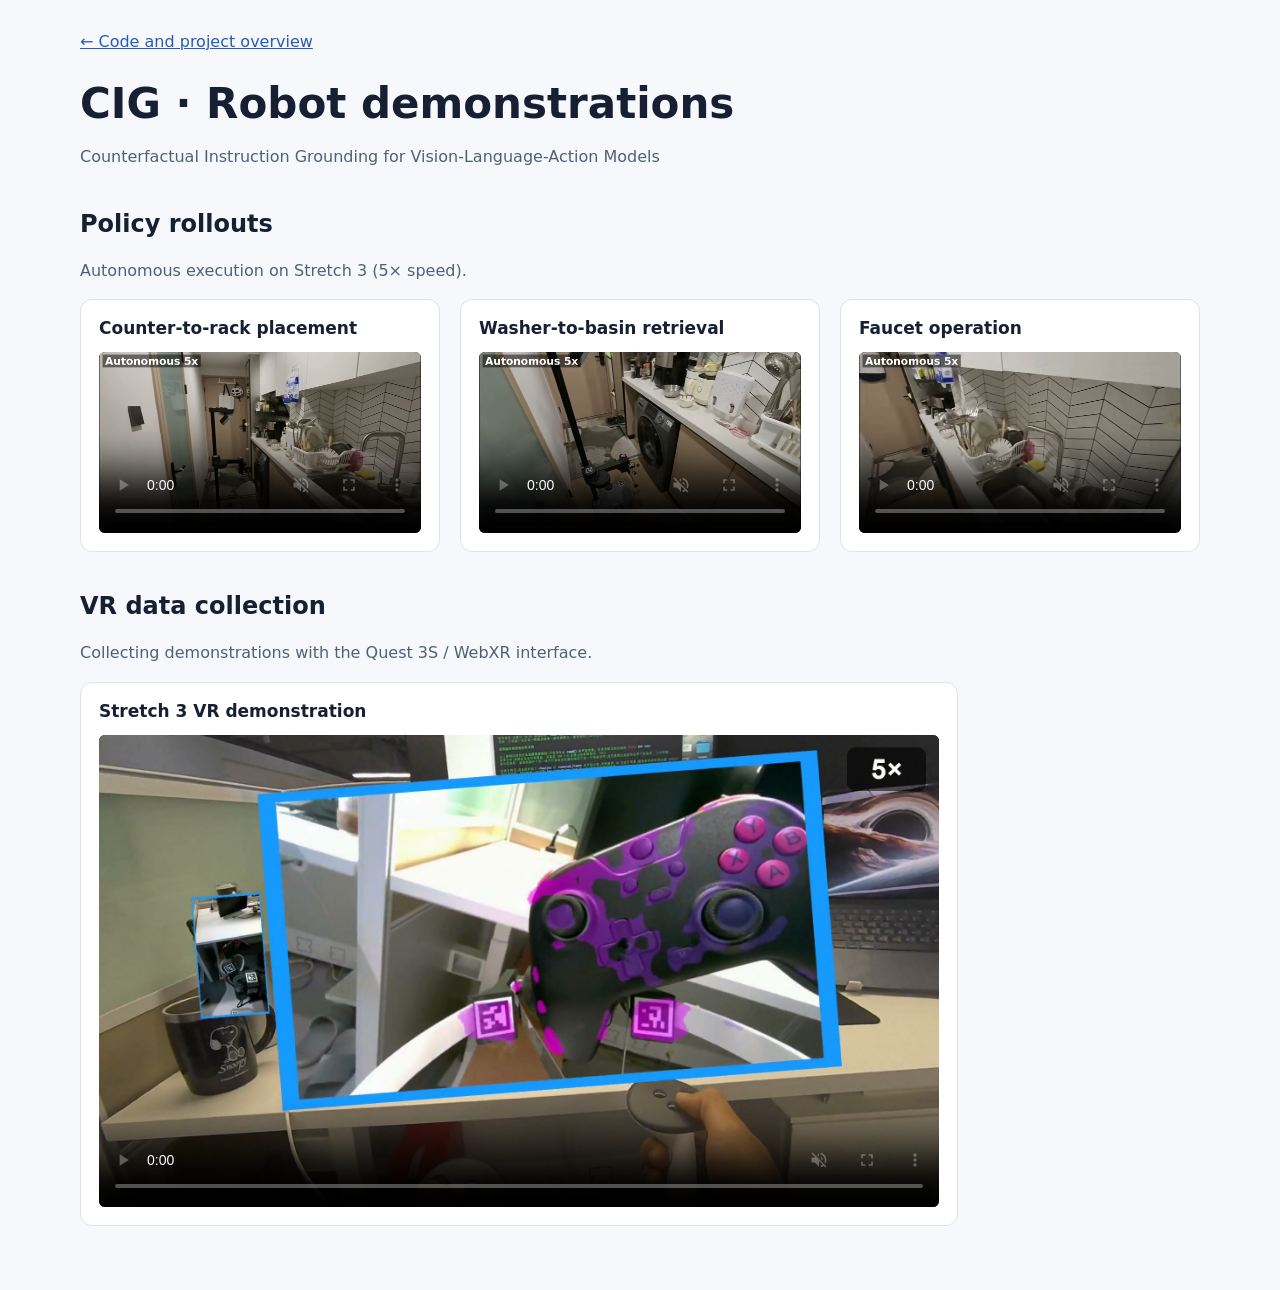
<file: docs/index.html>
<!doctype html>
<html lang="en">
<head>
  <meta charset="utf-8">
  <meta name="viewport" content="width=device-width, initial-scale=1">
  <title>CIG · Robot demonstrations</title>
  <style>
    :root { color-scheme: light; font-family: system-ui, sans-serif; color: #172033; background: #f6f8fb; }
    body { max-width: 1120px; margin: auto; padding: 32px 24px 64px; }
    a { color: #245cbb; }
    header { margin-bottom: 40px; }
    h1 { font-size: clamp(28px, 4vw, 42px); margin-bottom: 12px; }
    h2 { margin-top: 40px; }
    h3 { font-size: 17px; margin: 0 0 14px; }
    p { line-height: 1.6; color: #526077; }
    .grid { display: grid; grid-template-columns: repeat(3, minmax(0, 1fr)); gap: 20px; }
    article { background: white; padding: 18px; border: 1px solid #dce2ec; border-radius: 12px; scroll-margin-top: 24px; }
    article:target { outline: 3px solid #487bdb; outline-offset: 4px; }
    video { display: block; width: 100%; aspect-ratio: 16 / 9; background: #111; border-radius: 6px; }
    .vr { max-width: 840px; }
    @media (max-width: 760px) { .grid { grid-template-columns: 1fr; } }
  </style>
</head>
<body>
  <header>
    <a href="https://github.com/SeeYooLeo/CIG-RoboCasa-Kitchen">← Code and project overview</a>
    <h1>CIG · Robot demonstrations</h1>
    <p>Counterfactual Instruction Grounding for Vision-Language-Action Models</p>
  </header>
  <main>
    <h2>Policy rollouts</h2>
    <p>Autonomous execution on Stretch 3 (5× speed).</p>
    <div class="grid">
      <article id="demo1">
        <h3>Counter-to-rack placement</h3>
        <video controls playsinline muted preload="metadata" poster="media/counter-to-rack-placement.jpg" aria-label="Counter-to-rack placement">
          <source src="media/counter-to-rack-placement.mp4" type="video/mp4">
          <a href="media/counter-to-rack-placement.mp4">Download video</a>
        </video>
      </article>
      <article id="demo22">
        <h3>Washer-to-basin retrieval</h3>
        <video controls playsinline muted preload="metadata" poster="media/washer-to-basin-retrieval.jpg" aria-label="Washer-to-basin retrieval">
          <source src="media/washer-to-basin-retrieval.mp4" type="video/mp4">
          <a href="media/washer-to-basin-retrieval.mp4">Download video</a>
        </video>
      </article>
      <article id="demo3">
        <h3>Faucet operation</h3>
        <video controls playsinline muted preload="metadata" poster="media/faucet-operation.jpg" aria-label="Faucet operation">
          <source src="media/faucet-operation.mp4" type="video/mp4">
          <a href="media/faucet-operation.mp4">Download video</a>
        </video>
      </article>
    </div>
    <h2>VR data collection</h2>
    <p>Collecting demonstrations with the Quest 3S / WebXR interface.</p>
    <article id="vr_demo" class="vr">
      <h3>Stretch 3 VR demonstration</h3>
      <video controls playsinline muted preload="metadata" poster="media/vr-data-collection.jpg" aria-label="VR data collection">
        <source src="media/vr-data-collection.mp4" type="video/mp4">
        <a href="media/vr-data-collection.mp4">Download video</a>
      </video>
    </article>
  </main>
</body>
</html>
</file>
